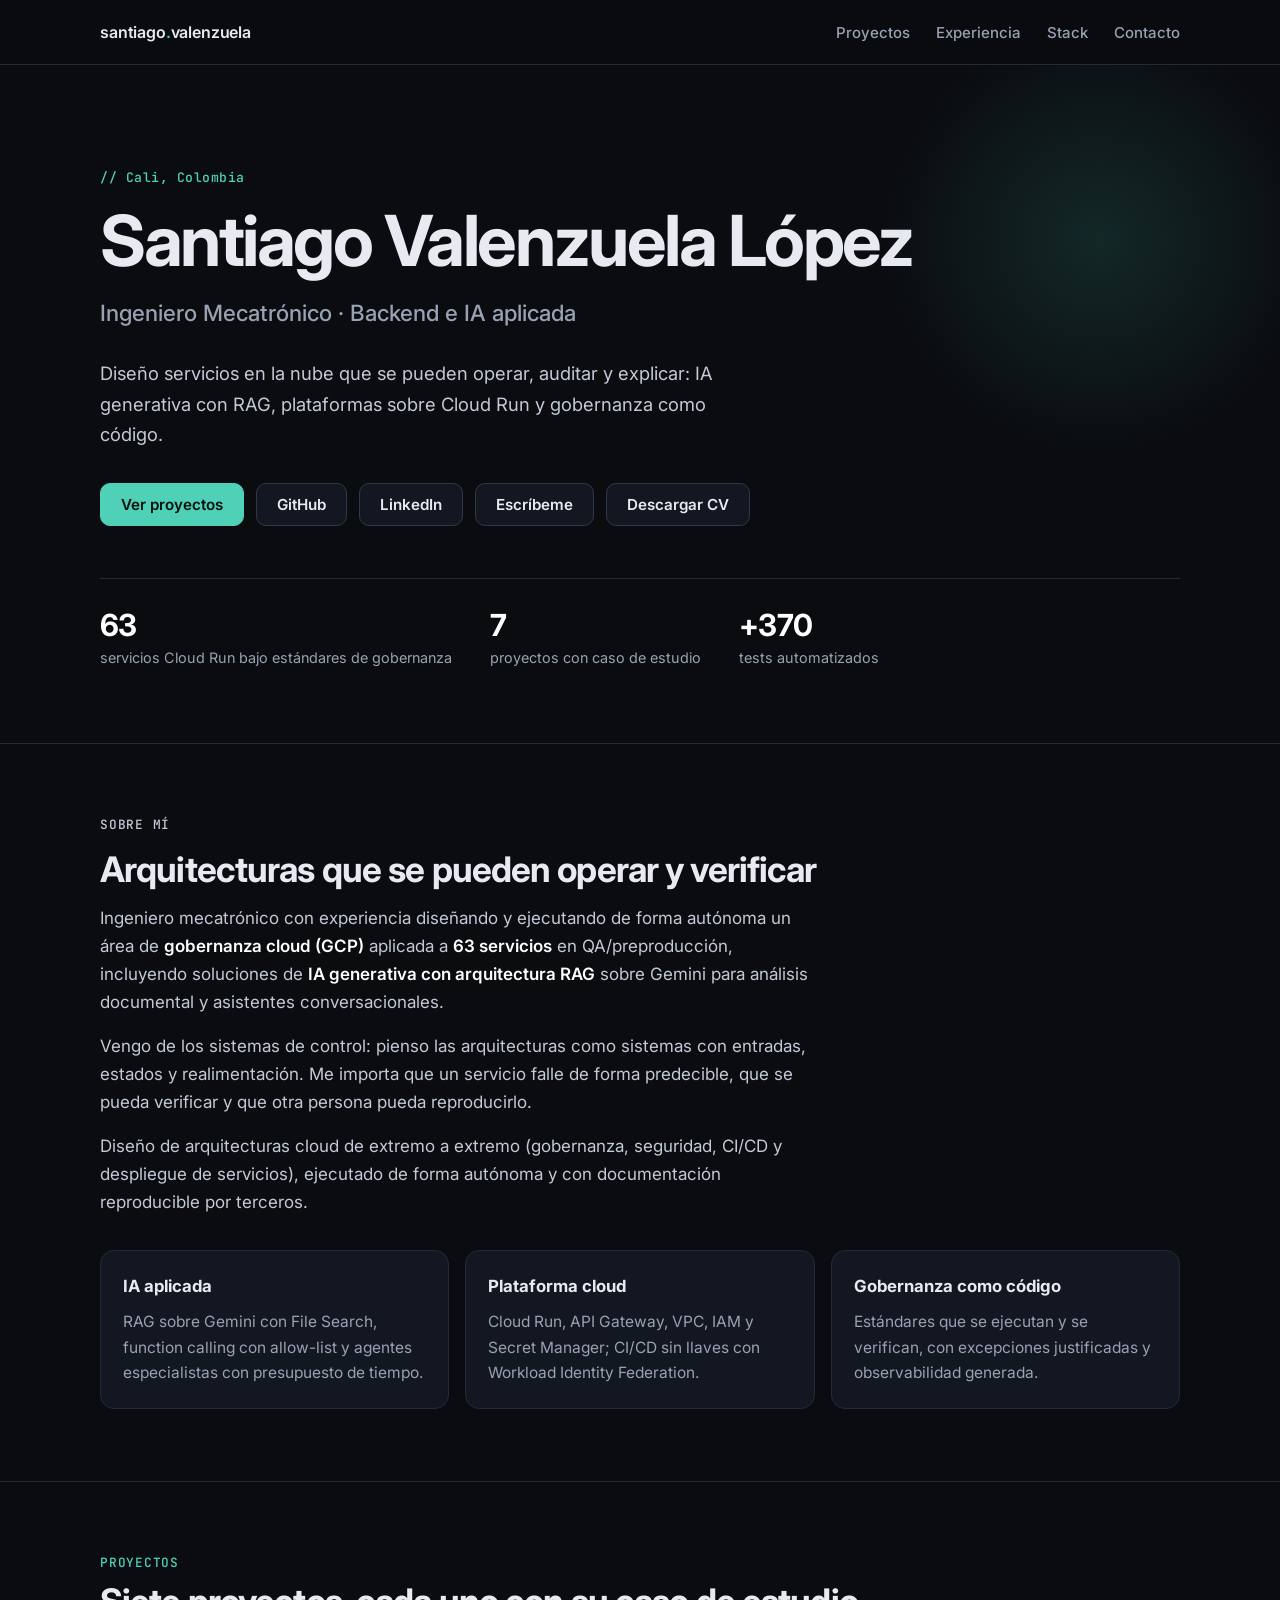
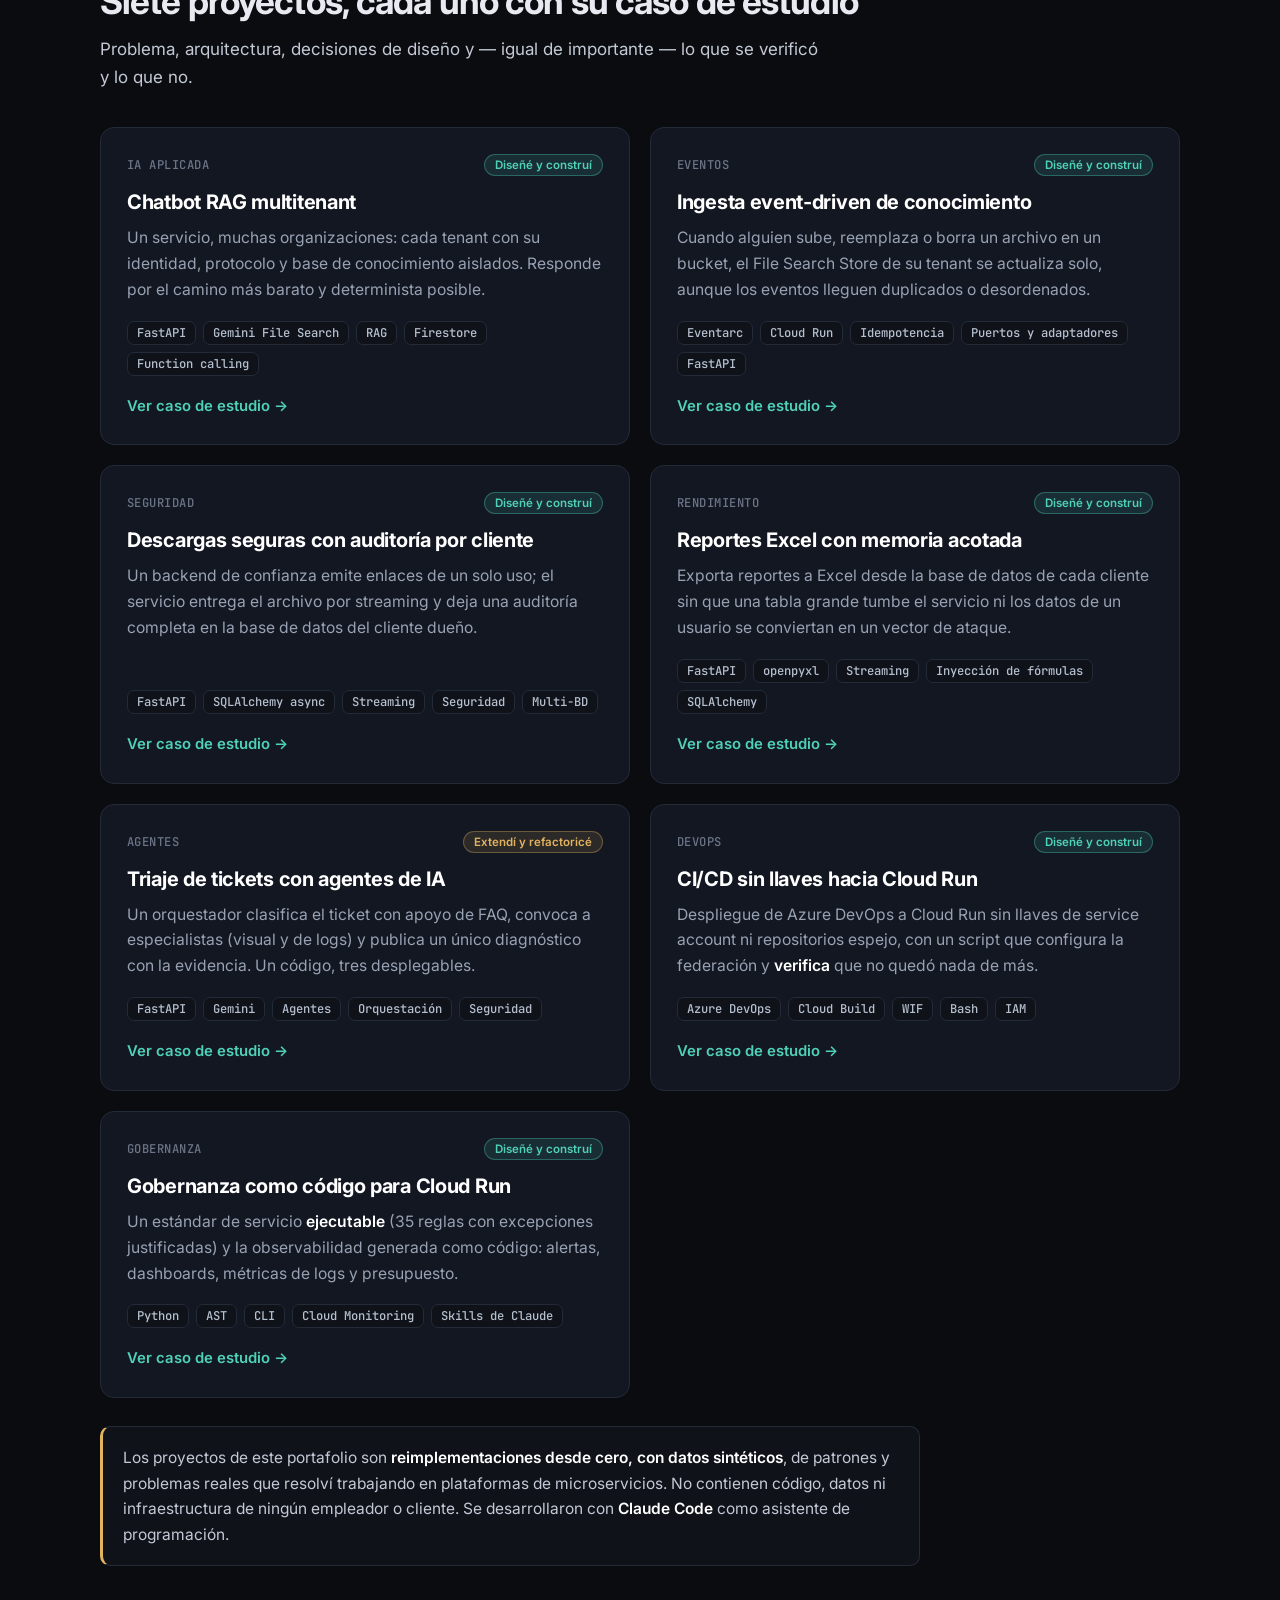
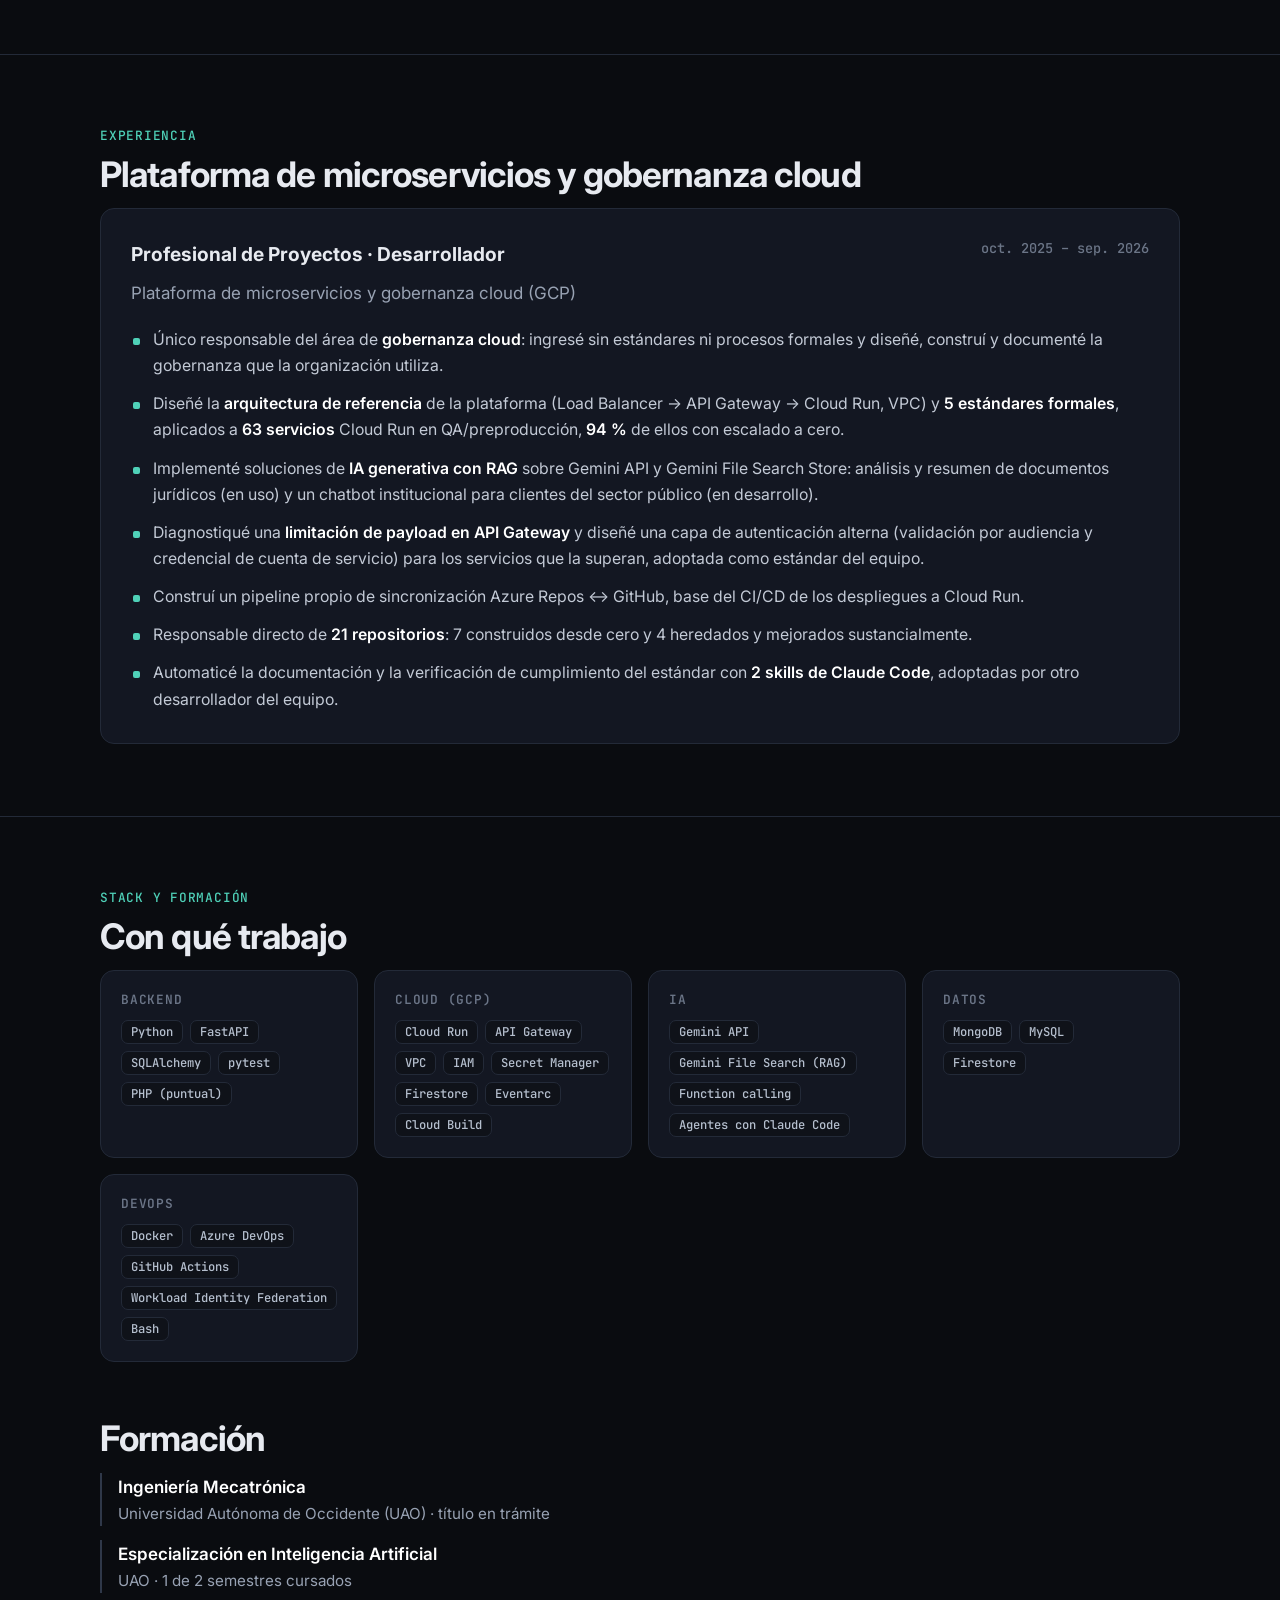
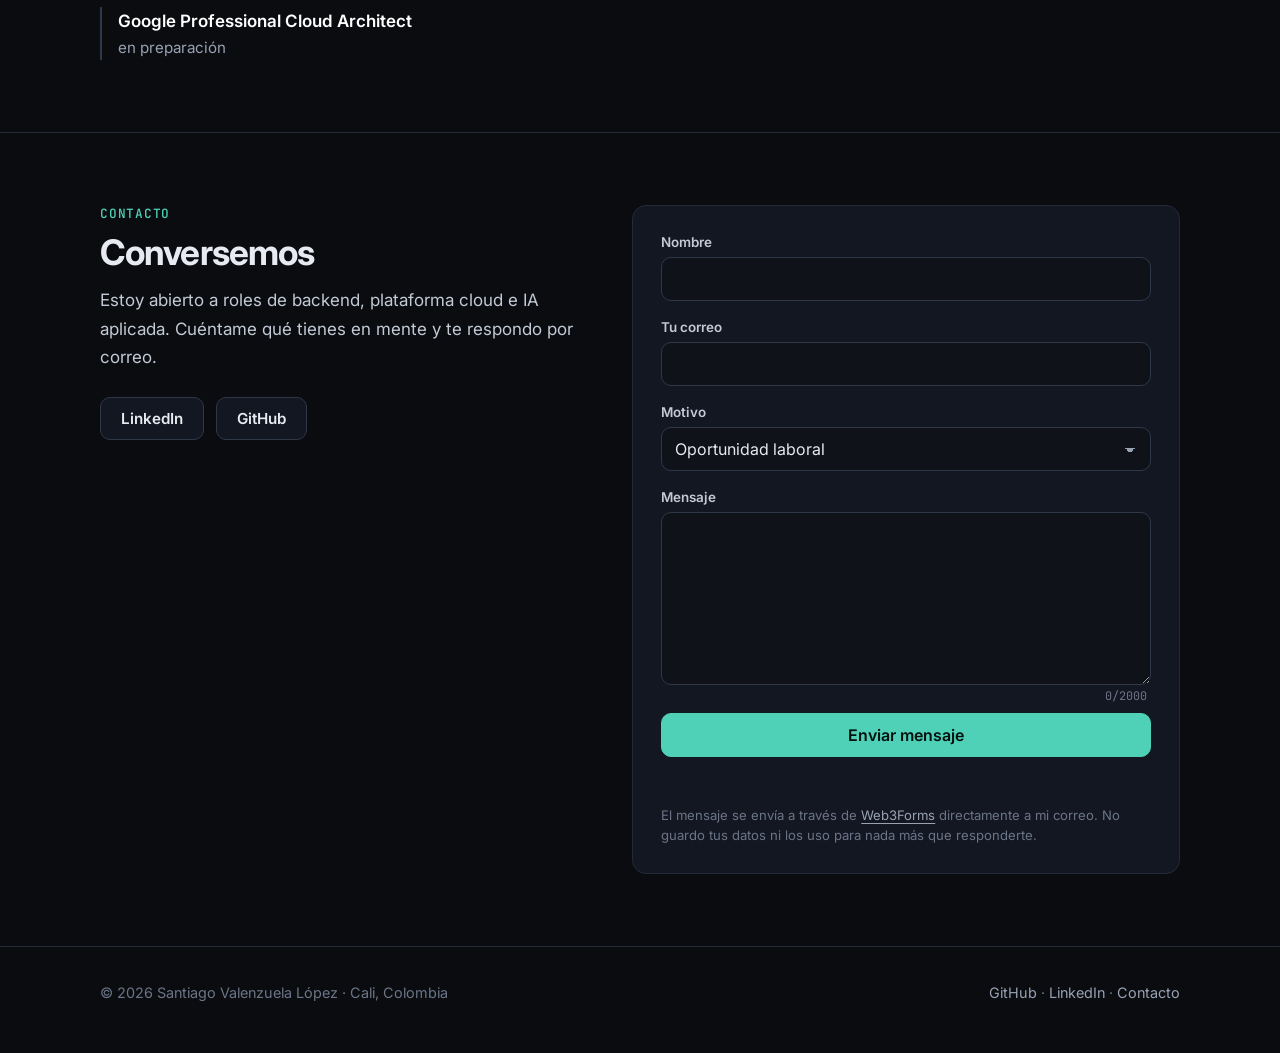
<file: index.html>
<!doctype html>
<html lang="es">
<head>
<meta charset="utf-8">
<meta name="viewport" content="width=device-width, initial-scale=1">
<title>Santiago Valenzuela López — Ingeniero Mecatrónico · Backend e IA aplicada</title>
<meta name="description" content="Diseño servicios en la nube que se pueden operar, auditar y explicar: IA generativa con RAG, plataformas sobre Cloud Run y gobernanza como código.">
<meta name="theme-color" content="#0a0c10">
<meta name="color-scheme" content="dark">
<link rel="canonical" href="https://santiagovalenzuelalopez-gif.github.io/">
<link rel="icon" type="image/svg+xml" href="assets/favicon.svg">
<meta property="og:type" content="website">
<meta property="og:locale" content="es_CO">
<meta property="og:title" content="Santiago Valenzuela López — Ingeniero Mecatrónico · Backend e IA aplicada">
<meta property="og:description" content="Diseño servicios en la nube que se pueden operar, auditar y explicar: IA generativa con RAG, plataformas sobre Cloud Run y gobernanza como código.">
<meta property="og:url" content="https://santiagovalenzuelalopez-gif.github.io/">
<meta name="twitter:card" content="summary">
<link rel="preconnect" href="https://fonts.googleapis.com"><link rel="preconnect" href="https://fonts.gstatic.com" crossorigin><link rel="stylesheet" href="https://fonts.googleapis.com/css2?family=Inter:wght@400;500;600;700&family=JetBrains+Mono:wght@400;500;600&display=swap">
<link rel="stylesheet" href="assets/style.css">
<script type="application/ld+json">{"@context": "https://schema.org", "@type": "Person", "name": "Santiago Valenzuela López", "jobTitle": "Ingeniero Mecatrónico · Backend e IA aplicada", "url": "https://santiagovalenzuelalopez-gif.github.io", "address": {"@type": "PostalAddress", "addressLocality": "Cali", "addressCountry": "CO"}, "sameAs": ["https://github.com/santiagovalenzuelalopez-gif", "https://www.linkedin.com/in/santiagovalenzuelal/"]}</script>
</head>
<body>
<a class="skip" href="#contenido">Saltar al contenido</a>
<header class="site-header">
  <div class="container nav">
    <a class="brand" href="./">santiago<span>.</span>valenzuela</a>
    <nav aria-label="Principal"><ul>
      <li><a href="#proyectos">Proyectos</a></li>
      <li><a href="#experiencia">Experiencia</a></li>
      <li><a href="#stack">Stack</a></li>
      <li><a href="#contacto">Contacto</a></li>
    </ul></nav>
  </div>
</header>
<main id="contenido">
<section class="hero"><div class="container">
  <p class="eyebrow">// Cali, Colombia</p>
  <h1>Santiago Valenzuela López</h1>
  <p class="title">Ingeniero Mecatrónico · Backend e IA aplicada</p>
  <p class="tagline">Diseño servicios en la nube que se pueden operar, auditar y explicar: IA generativa con RAG, plataformas sobre Cloud Run y gobernanza como código.</p>
  <div class="cta">
    <a class="btn primary" href="#proyectos">Ver proyectos</a>
    <a class="btn" href="https://github.com/santiagovalenzuelalopez-gif" rel="me">GitHub</a>
    <a class="btn" href="https://www.linkedin.com/in/santiagovalenzuelal/" rel="me">LinkedIn</a>
    <a class="btn" href="#contacto">Escríbeme</a>
    <a class="btn" href="assets/Santiago-Valenzuela-Lopez-CV.pdf" download>Descargar CV</a>
  </div>
  <div class="facts">
    <div class="fact"><b>63</b><span>servicios Cloud Run bajo estándares de gobernanza</span></div>
    <div class="fact"><b>7</b><span>proyectos con caso de estudio</span></div>
    <div class="fact"><b>+370</b><span>tests automatizados</span></div>
  </div>
</div></section>
<section id="sobre-mi" class="about"><div class="container">
  <p class="kicker">Sobre mí</p>
  <h2>Arquitecturas que se pueden operar y verificar</h2>
  <p>Ingeniero mecatrónico con experiencia diseñando y ejecutando de forma autónoma un área de <strong>gobernanza cloud (GCP)</strong> aplicada a <strong>63 servicios</strong> en QA/preproducción, incluyendo soluciones de <strong>IA generativa con arquitectura RAG</strong> sobre Gemini para análisis documental y asistentes conversacionales.</p><p>Vengo de los sistemas de control: pienso las arquitecturas como sistemas con entradas, estados y realimentación. Me importa que un servicio falle de forma predecible, que se pueda verificar y que otra persona pueda reproducirlo.</p>
  <p>Diseño de arquitecturas cloud de extremo a extremo (gobernanza, seguridad, CI/CD y despliegue de servicios), ejecutado de forma autónoma y con documentación reproducible por terceros.</p>
  <div class="pillars"><div class="pillar"><h3>IA aplicada</h3><p>RAG sobre Gemini con File Search, function calling con allow-list y agentes especialistas con presupuesto de tiempo.</p></div><div class="pillar"><h3>Plataforma cloud</h3><p>Cloud Run, API Gateway, VPC, IAM y Secret Manager; CI/CD sin llaves con Workload Identity Federation.</p></div><div class="pillar"><h3>Gobernanza como código</h3><p>Estándares que se ejecutan y se verifican, con excepciones justificadas y observabilidad generada.</p></div></div>
</div></section>
<section id="proyectos"><div class="container">
  <p class="kicker">Proyectos</p>
  <h2>Siete proyectos, cada uno con su caso de estudio</h2>
  <p class="lead">Problema, arquitectura, decisiones de diseño y — igual de importante — lo que se verificó y lo que no.</p>
  <div class="grid"><a class="card" href="proyectos/multitenant-rag-chatbot.html">
  <div class="meta"><span class="k">IA aplicada</span><span class="badge built">Diseñé y construí</span></div>
  <h3>Chatbot RAG multitenant</h3>
  <p>Un servicio, muchas organizaciones: cada tenant con su identidad, protocolo y base de conocimiento aislados. Responde por el camino más barato y determinista posible.</p>
  <ul class="tags"><li>FastAPI</li><li>Gemini File Search</li><li>RAG</li><li>Firestore</li><li>Function calling</li></ul>
  <span class="more">Ver caso de estudio →</span>
</a><a class="card" href="proyectos/rag-ingest-eventarc.html">
  <div class="meta"><span class="k">Eventos</span><span class="badge built">Diseñé y construí</span></div>
  <h3>Ingesta event-driven de conocimiento</h3>
  <p>Cuando alguien sube, reemplaza o borra un archivo en un bucket, el File Search Store de su tenant se actualiza solo, aunque los eventos lleguen duplicados o desordenados.</p>
  <ul class="tags"><li>Eventarc</li><li>Cloud Run</li><li>Idempotencia</li><li>Puertos y adaptadores</li><li>FastAPI</li></ul>
  <span class="more">Ver caso de estudio →</span>
</a><a class="card" href="proyectos/file-service-fastapi.html">
  <div class="meta"><span class="k">Seguridad</span><span class="badge built">Diseñé y construí</span></div>
  <h3>Descargas seguras con auditoría por cliente</h3>
  <p>Un backend de confianza emite enlaces de un solo uso; el servicio entrega el archivo por streaming y deja una auditoría completa en la base de datos del cliente dueño.</p>
  <ul class="tags"><li>FastAPI</li><li>SQLAlchemy async</li><li>Streaming</li><li>Seguridad</li><li>Multi-BD</li></ul>
  <span class="more">Ver caso de estudio →</span>
</a><a class="card" href="proyectos/excel-reports-service.html">
  <div class="meta"><span class="k">Rendimiento</span><span class="badge built">Diseñé y construí</span></div>
  <h3>Reportes Excel con memoria acotada</h3>
  <p>Exporta reportes a Excel desde la base de datos de cada cliente sin que una tabla grande tumbe el servicio ni los datos de un usuario se conviertan en un vector de ataque.</p>
  <ul class="tags"><li>FastAPI</li><li>openpyxl</li><li>Streaming</li><li>Inyección de fórmulas</li><li>SQLAlchemy</li></ul>
  <span class="more">Ver caso de estudio →</span>
</a><a class="card" href="proyectos/ai-ticket-triage-agents.html">
  <div class="meta"><span class="k">Agentes</span><span class="badge extended">Extendí y refactoricé</span></div>
  <h3>Triaje de tickets con agentes de IA</h3>
  <p>Un orquestador clasifica el ticket con apoyo de FAQ, convoca a especialistas (visual y de logs) y publica un único diagnóstico con la evidencia. Un código, tres desplegables.</p>
  <ul class="tags"><li>FastAPI</li><li>Gemini</li><li>Agentes</li><li>Orquestación</li><li>Seguridad</li></ul>
  <span class="more">Ver caso de estudio →</span>
</a><a class="card" href="proyectos/cloudrun-wif-cicd-kit.html">
  <div class="meta"><span class="k">DevOps</span><span class="badge built">Diseñé y construí</span></div>
  <h3>CI/CD sin llaves hacia Cloud Run</h3>
  <p>Despliegue de Azure DevOps a Cloud Run sin llaves de service account ni repositorios espejo, con un script que configura la federación y <strong>verifica</strong> que no quedó nada de más.</p>
  <ul class="tags"><li>Azure DevOps</li><li>Cloud Build</li><li>WIF</li><li>Bash</li><li>IAM</li></ul>
  <span class="more">Ver caso de estudio →</span>
</a><a class="card" href="proyectos/gcp-governance-toolkit.html">
  <div class="meta"><span class="k">Gobernanza</span><span class="badge built">Diseñé y construí</span></div>
  <h3>Gobernanza como código para Cloud Run</h3>
  <p>Un estándar de servicio <strong>ejecutable</strong> (35 reglas con excepciones justificadas) y la observabilidad generada como código: alertas, dashboards, métricas de logs y presupuesto.</p>
  <ul class="tags"><li>Python</li><li>AST</li><li>CLI</li><li>Cloud Monitoring</li><li>Skills de Claude</li></ul>
  <span class="more">Ver caso de estudio →</span>
</a></div>
  <p class="notice" style="margin-top:28px">Los proyectos de este portafolio son <strong>reimplementaciones desde cero, con datos sintéticos</strong>, de patrones y problemas reales que resolví trabajando en plataformas de microservicios. No contienen código, datos ni infraestructura de ningún empleador o cliente. Se desarrollaron con <strong>Claude Code</strong> como asistente de programación.</p>
</div></section>
<section id="experiencia"><div class="container">
  <p class="kicker">Experiencia</p>
  <h2>Plataforma de microservicios y gobernanza cloud</h2>
  <div class="role">
    <header><h3>Profesional de Proyectos · Desarrollador</h3><span class="period">oct. 2025 – sep. 2026</span></header>
    <p class="scope">Plataforma de microservicios y gobernanza cloud (GCP)</p>
    <ul><li>Único responsable del área de <strong>gobernanza cloud</strong>: ingresé sin estándares ni procesos formales y diseñé, construí y documenté la gobernanza que la organización utiliza.</li><li>Diseñé la <strong>arquitectura de referencia</strong> de la plataforma (Load Balancer → API Gateway → Cloud Run, VPC) y <strong>5 estándares formales</strong>, aplicados a <strong>63 servicios</strong> Cloud Run en QA/preproducción, <strong>94 %</strong> de ellos con escalado a cero.</li><li>Implementé soluciones de <strong>IA generativa con RAG</strong> sobre Gemini API y Gemini File Search Store: análisis y resumen de documentos jurídicos (en uso) y un chatbot institucional para clientes del sector público (en desarrollo).</li><li>Diagnostiqué una <strong>limitación de payload en API Gateway</strong> y diseñé una capa de autenticación alterna (validación por audiencia y credencial de cuenta de servicio) para los servicios que la superan, adoptada como estándar del equipo.</li><li>Construí un pipeline propio de sincronización Azure Repos ↔ GitHub, base del CI/CD de los despliegues a Cloud Run.</li><li>Responsable directo de <strong>21 repositorios</strong>: 7 construidos desde cero y 4 heredados y mejorados sustancialmente.</li><li>Automaticé la documentación y la verificación de cumplimiento del estándar con <strong>2 skills de Claude Code</strong>, adoptadas por otro desarrollador del equipo.</li></ul>
  </div>
</div></section>
<section id="stack"><div class="container">
  <p class="kicker">Stack y formación</p>
  <h2>Con qué trabajo</h2>
  <div class="stack"><div class="stack-group"><h3>Backend</h3><ul class="tags"><li>Python</li><li>FastAPI</li><li>SQLAlchemy</li><li>pytest</li><li>PHP (puntual)</li></ul></div><div class="stack-group"><h3>Cloud (GCP)</h3><ul class="tags"><li>Cloud Run</li><li>API Gateway</li><li>VPC</li><li>IAM</li><li>Secret Manager</li><li>Firestore</li><li>Eventarc</li><li>Cloud Build</li></ul></div><div class="stack-group"><h3>IA</h3><ul class="tags"><li>Gemini API</li><li>Gemini File Search (RAG)</li><li>Function calling</li><li>Agentes con Claude Code</li></ul></div><div class="stack-group"><h3>Datos</h3><ul class="tags"><li>MongoDB</li><li>MySQL</li><li>Firestore</li></ul></div><div class="stack-group"><h3>DevOps</h3><ul class="tags"><li>Docker</li><li>Azure DevOps</li><li>GitHub Actions</li><li>Workload Identity Federation</li><li>Bash</li></ul></div></div>
  <h2 style="margin-top:56px">Formación</h2>
  <div class="edu"><div><b>Ingeniería Mecatrónica</b><span>Universidad Autónoma de Occidente (UAO) · título en trámite</span></div><div><b>Especialización en Inteligencia Artificial</b><span>UAO · 1 de 2 semestres cursados</span></div><div><b>Google Professional Cloud Architect</b><span>en preparación</span></div></div>
</div></section>
<section id="contacto" class="contact"><div class="container contact-grid">
  <div>
    <p class="kicker">Contacto</p>
    <h2>Conversemos</h2>
    <p class="lead">Estoy abierto a roles de backend, plataforma cloud e IA aplicada. Cuéntame qué tienes en mente y te respondo por correo.</p>
    <div class="cta">
      <a class="btn" href="https://www.linkedin.com/in/santiagovalenzuelal/" rel="me">LinkedIn</a>
      <a class="btn" href="https://github.com/santiagovalenzuelalopez-gif" rel="me">GitHub</a>
    </div>
  </div>
  <div class="form-card">
    <form id="contact-form" novalidate>
      <div class="field"><label for="cf-name">Nombre</label>
        <input id="cf-name" name="name" required maxlength="80" autocomplete="name"></div>
      <div class="field"><label for="cf-email">Tu correo</label>
        <input id="cf-email" name="email" type="email" required maxlength="120" autocomplete="email" inputmode="email"></div>
      <div class="field"><label for="cf-topic">Motivo</label>
        <select id="cf-topic" name="topic"><option>Oportunidad laboral</option><option>Proyecto o colaboración</option><option>Una pregunta sobre un proyecto</option><option>Otro</option></select></div>
      <div class="field"><label for="cf-message">Mensaje</label>
        <textarea id="cf-message" name="message" required minlength="20" maxlength="2000" rows="6"></textarea>
        <span class="hint"><span id="cf-count">0</span>/2000</span></div>
      <input type="checkbox" name="botcheck" class="hp" tabindex="-1" autocomplete="off" aria-hidden="true">
      <button class="btn primary" type="submit">Enviar mensaje</button>
      <p id="cf-status" role="status" aria-live="polite"></p>
      <p class="form-note">El mensaje se envía a través de <a href="https://web3forms.com" rel="noopener">Web3Forms</a> directamente a mi correo. No guardo tus datos ni los uso para nada más que responderte.</p>
    </form>
    <script type="application/json" id="contact-config">{"endpoint": "https://api.web3forms.com/submit", "key": "d99a68cd-89f9-48df-b751-98b9baff06af"}</script>
  </div>
</div></section>
</main>
<script>
(() => {
  const form = document.getElementById("contact-form");
  if (!form) return;
  const cfg = JSON.parse(document.getElementById("contact-config").textContent);
  const status = document.getElementById("cf-status");
  const button = form.querySelector("button[type=submit]");
  const message = document.getElementById("cf-message");
  const counter = document.getElementById("cf-count");
  const COOLDOWN_MS = 30000;
  const say = (text, kind) => { status.textContent = text; status.dataset.kind = kind || ""; };
  const recent = () => { try { return Date.now() - Number(sessionStorage.getItem("cf-last") || 0) < COOLDOWN_MS; } catch (e) { return false; } };
  const mark = () => { try { sessionStorage.setItem("cf-last", String(Date.now())); } catch (e) { /* sin almacenamiento: no pasa nada */ } };

  message.addEventListener("input", () => { counter.textContent = message.value.length; });
  // Cualquier reset (éxito, trampa de bots...) deja el formulario limpio: sin bordes de error ni contador viejo
  form.addEventListener("reset", () => { form.classList.remove("touched"); counter.textContent = "0"; });

  form.addEventListener("submit", async (event) => {
    event.preventDefault();
    form.classList.add("touched");
    if (form.elements.botcheck.checked) { say("¡Gracias! Recibí tu mensaje.", "ok"); form.reset(); return; }  // trampa para bots
    if (!form.checkValidity()) {
      say("Revisa los campos marcados: nombre, un correo válido y un mensaje de al menos 20 caracteres.", "error");
      const first = form.querySelector(":invalid"); if (first) first.focus();
      return;
    }
    if (recent()) { say("Acabas de enviar un mensaje. Espera unos segundos antes de enviar otro.", "error"); return; }

    button.disabled = true; button.textContent = "Enviando…"; say("", "");
    try {
      const data = Object.fromEntries(new FormData(form));
      const response = await fetch(cfg.endpoint, {
        method: "POST",
        headers: { "Content-Type": "application/json", "Accept": "application/json" },
        body: JSON.stringify({
          access_key: cfg.key, from_name: "Portafolio", subject: "[Portafolio] " + data.topic + " — " + data.name,
          name: data.name, email: data.email, topic: data.topic, message: data.message,
        }),
      });
      const result = await response.json().catch(() => ({}));
      if (!response.ok || !result.success) throw new Error(result.message || ("HTTP " + response.status));
      mark(); form.reset(); form.classList.remove("touched"); counter.textContent = "0";
      say("¡Gracias! Recibí tu mensaje y te responderé pronto.", "ok");
    } catch (error) {
      say("No pude enviar el mensaje. Inténtalo de nuevo en un momento o escríbeme por LinkedIn.", "error");
    } finally {
      button.disabled = false; button.textContent = "Enviar mensaje";
    }
  });
})();
</script>
<footer class="site-footer">
  <div class="container row">
    <span>© 2026 Santiago Valenzuela López · Cali, Colombia</span>
    <span><a href="https://github.com/santiagovalenzuelalopez-gif" rel="me">GitHub</a> · <a href="https://www.linkedin.com/in/santiagovalenzuelal/" rel="me">LinkedIn</a> · <a href="#contacto">Contacto</a></span>
  </div>
</footer>
</body>
</html>
</file>
<file: assets/style.css>
/* Portafolio — tema oscuro sobrio. Un solo acento (teal) y uno cálido para distinguir la autoría. */
:root {
  --bg: #0a0c10;
  --bg-elev: #0f1219;
  --surface: #131722;
  --surface-2: #181d2a;
  --border: #232a38;
  --border-strong: #2f3849;
  --text: #e7eaf0;
  --muted: #98a2b3;
  --faint: #6b7587;
  --accent: #4fd1b8;
  --accent-soft: rgba(79, 209, 184, 0.12);
  --warm: #e2b25f;
  --warm-soft: rgba(226, 178, 95, 0.12);
  --danger: #f08a7e;
  --radius: 14px;
  --maxw: 1080px;
  --font: "Inter", system-ui, -apple-system, "Segoe UI", Roboto, sans-serif;
  --mono: "JetBrains Mono", ui-monospace, "SFMono-Regular", Menlo, Consolas, monospace;
  color-scheme: dark;
}

*, *::before, *::after { box-sizing: border-box; }
html { scroll-behavior: smooth; scroll-padding-top: 84px; }
body {
  margin: 0; background: var(--bg); color: var(--text); font: 400 1.0625rem/1.65 var(--font);
  -webkit-font-smoothing: antialiased; text-rendering: optimizeLegibility;
}
img, svg { max-width: 100%; }
a { color: var(--accent); text-decoration: none; }
a:hover { text-decoration: underline; text-underline-offset: 3px; }
:focus-visible { outline: 2px solid var(--accent); outline-offset: 3px; border-radius: 6px; }
::selection { background: var(--accent-soft); color: #fff; }
.skip { position: absolute; left: -999px; top: 8px; background: var(--accent); color: #04110e; padding: 8px 14px; border-radius: 8px; z-index: 100; }
.skip:focus { left: 12px; }
.container { width: min(var(--maxw), 100% - 40px); margin-inline: auto; }
code { font: 0.86em var(--mono); background: var(--surface-2); border: 1px solid var(--border); padding: 0.1em 0.4em; border-radius: 6px; color: #cfe8e2; }
strong { color: #fff; font-weight: 600; }

/* ---------- Cabecera ---------- */
.site-header { position: sticky; top: 0; z-index: 50; background: rgba(10, 12, 16, 0.78); backdrop-filter: blur(12px); border-bottom: 1px solid var(--border); }
.nav { display: flex; align-items: center; justify-content: space-between; height: 64px; }
.brand { font: 600 1rem var(--font); color: var(--text); letter-spacing: -0.01em; }
.brand:hover { text-decoration: none; color: #fff; }
.brand span { color: var(--accent); }
.nav ul { display: flex; gap: 26px; list-style: none; margin: 0; padding: 0; }
.nav ul a { color: var(--muted); font-size: 0.94rem; font-weight: 500; }
.nav ul a:hover { color: var(--text); text-decoration: none; }

/* ---------- Hero ---------- */
.hero { position: relative; padding: 104px 0 72px; overflow: hidden; }
.hero::before {
  content: ""; position: absolute; inset: -20% -10% auto auto; width: 620px; height: 620px; pointer-events: none;
  background: radial-gradient(closest-side, rgba(79, 209, 184, 0.14), transparent 70%);
}
.eyebrow { font: 500 0.82rem var(--mono); color: var(--accent); letter-spacing: 0.04em; margin: 0 0 18px; }
.hero h1 { font-size: clamp(2.5rem, 6.2vw, 4.4rem); line-height: 1.04; letter-spacing: -0.035em; margin: 0 0 18px; font-weight: 700; }
.hero .title { font-size: clamp(1.1rem, 2.2vw, 1.4rem); color: var(--muted); margin: 0 0 26px; font-weight: 500; }
.hero .tagline { max-width: 640px; font-size: 1.15rem; color: #c3cad6; margin: 0 0 34px; }
.cta { display: flex; flex-wrap: wrap; gap: 12px; }
.btn { display: inline-flex; align-items: center; gap: 8px; padding: 11px 20px; border-radius: 10px; font: 600 0.95rem var(--font); border: 1px solid var(--border-strong); color: var(--text); background: var(--surface); transition: border-color .15s, transform .15s, background .15s; }
.btn:hover { text-decoration: none; border-color: var(--accent); transform: translateY(-1px); }
.btn.primary { background: var(--accent); border-color: var(--accent); color: #04110e; }
.btn.primary:hover { background: #6fe0c9; }
.facts { display: flex; flex-wrap: wrap; gap: 38px; margin-top: 52px; padding-top: 28px; border-top: 1px solid var(--border); }
.fact b { display: block; font: 700 1.9rem var(--font); letter-spacing: -0.02em; color: #fff; }
.fact span { color: var(--muted); font-size: 0.9rem; }

/* ---------- Secciones ---------- */
section { padding: 72px 0; }
section + section { border-top: 1px solid var(--border); }
.kicker { font: 500 0.8rem var(--mono); color: var(--accent); letter-spacing: 0.06em; text-transform: uppercase; margin: 0 0 10px; }
h2 { font-size: clamp(1.7rem, 3.4vw, 2.2rem); letter-spacing: -0.025em; line-height: 1.15; margin: 0 0 14px; font-weight: 700; }
.lead { color: #c3cad6; max-width: 720px; margin: 0 0 36px; }
.about p { max-width: 720px; color: #c3cad6; margin: 0 0 16px; }
.pillars { display: grid; grid-template-columns: repeat(3, 1fr); gap: 16px; margin-top: 34px; }
.pillar { background: var(--surface); border: 1px solid var(--border); border-radius: var(--radius); padding: 22px; }
.pillar h3 { margin: 0 0 8px; font-size: 1.05rem; }
.pillar p { margin: 0; color: var(--muted); font-size: 0.97rem; }

/* ---------- Proyectos ---------- */
.grid { display: grid; grid-template-columns: repeat(2, 1fr); gap: 20px; }
.card { display: flex; flex-direction: column; background: var(--surface); border: 1px solid var(--border); border-radius: var(--radius); padding: 26px; transition: border-color .18s, transform .18s, background .18s; color: inherit; }
.card:hover { text-decoration: none; border-color: var(--accent); transform: translateY(-3px); background: var(--surface-2); }
.card .meta { display: flex; justify-content: space-between; align-items: center; gap: 12px; margin-bottom: 14px; }
.card .k { font: 500 0.76rem var(--mono); color: var(--faint); letter-spacing: 0.04em; text-transform: uppercase; }
.card h3 { margin: 0 0 10px; font-size: 1.25rem; letter-spacing: -0.015em; line-height: 1.25; color: #fff; }
.card p { margin: 0 0 18px; color: var(--muted); font-size: 0.98rem; flex: 1; }
.badge { display: inline-block; font: 600 0.72rem var(--font); padding: 3px 10px; border-radius: 999px; border: 1px solid; white-space: nowrap; }
.badge.built { color: var(--accent); background: var(--accent-soft); border-color: rgba(79, 209, 184, 0.35); }
.badge.extended { color: var(--warm); background: var(--warm-soft); border-color: rgba(226, 178, 95, 0.35); }
.tags { display: flex; flex-wrap: wrap; gap: 7px; padding: 0; margin: 0; list-style: none; }
.tags li { font: 500 0.76rem var(--mono); color: #b5bfce; background: var(--bg-elev); border: 1px solid var(--border); padding: 3px 9px; border-radius: 7px; }
.card .more { margin-top: 18px; font-weight: 600; font-size: 0.93rem; color: var(--accent); }

/* ---------- Experiencia, stack, formación ---------- */
.role { background: var(--surface); border: 1px solid var(--border); border-radius: var(--radius); padding: 30px; }
.role header { display: flex; flex-wrap: wrap; justify-content: space-between; gap: 6px 20px; margin-bottom: 8px; }
.role h3 { margin: 0; font-size: 1.2rem; }
.role .period { font: 500 0.85rem var(--mono); color: var(--faint); }
.role .scope { color: var(--muted); margin: 0 0 20px; }
.role ul { margin: 0; padding-left: 0; list-style: none; display: grid; gap: 12px; }
.role li { position: relative; padding-left: 22px; color: #c3cad6; font-size: 0.99rem; }
.role li::before { content: ""; position: absolute; left: 2px; top: 0.7em; width: 7px; height: 7px; border-radius: 2px; background: var(--accent); }
.stack { display: grid; grid-template-columns: repeat(auto-fit, minmax(210px, 1fr)); gap: 16px; }
.stack-group { background: var(--surface); border: 1px solid var(--border); border-radius: var(--radius); padding: 20px; }
.stack-group h3 { margin: 0 0 12px; font: 600 0.8rem var(--mono); color: var(--faint); letter-spacing: 0.06em; text-transform: uppercase; }
.edu { display: grid; gap: 14px; }
.edu div { display: flex; flex-direction: column; border-left: 2px solid var(--border-strong); padding-left: 16px; }
.edu b { color: #fff; font-weight: 600; }
.edu span { color: var(--muted); font-size: 0.95rem; }
.notice { background: var(--bg-elev); border: 1px solid var(--border); border-left: 3px solid var(--warm); border-radius: 10px; padding: 18px 20px; color: #c3cad6; font-size: 0.97rem; max-width: 820px; }
.contact { text-align: left; }
.contact .cta { margin-top: 8px; }

/* ---------- Caso de estudio ---------- */
.case { padding: 64px 0 40px; }
.case .back { font: 500 0.88rem var(--mono); color: var(--muted); display: inline-block; margin-bottom: 28px; }
.case h1 { font-size: clamp(2rem, 4.8vw, 3rem); letter-spacing: -0.03em; line-height: 1.1; margin: 8px 0 16px; }
.case .summary { font-size: 1.18rem; color: #c3cad6; max-width: 760px; margin: 0 0 24px; }
.case .head-row { display: flex; flex-wrap: wrap; gap: 12px; align-items: center; margin-bottom: 8px; }
.metrics { display: grid; grid-template-columns: repeat(3, 1fr); gap: 14px; margin: 32px 0 8px; }
.metric { background: var(--surface); border: 1px solid var(--border); border-radius: 12px; padding: 18px 20px; }
.metric b { display: block; font: 700 1.7rem var(--font); letter-spacing: -0.02em; color: #fff; }
.metric span { color: var(--muted); font-size: 0.88rem; }
.prose { max-width: 780px; }
.case section { padding: 40px 0 8px; border: 0; }
.case h2 { font-size: 1.55rem; margin-bottom: 16px; }
.diagram { background: var(--bg-elev); border: 1px solid var(--border); border-radius: var(--radius); padding: 22px; overflow-x: auto; margin: 6px 0 0; text-align: center; }
.diagram pre.mermaid { margin: 0; background: transparent; color: var(--muted); font: 0.85rem var(--mono); text-align: left; display: inline-block; min-width: 100%; white-space: pre; }
.diagram pre.mermaid[data-processed] { text-align: center; }
.decision { background: var(--surface); border: 1px solid var(--border); border-radius: var(--radius); padding: 24px 26px; margin-bottom: 16px; }
.decision h3 { margin: 0 0 16px; font-size: 1.12rem; letter-spacing: -0.01em; display: flex; gap: 12px; align-items: baseline; }
.decision h3 i { font: 500 0.8rem var(--mono); color: var(--accent); font-style: normal; }
.decision dl { margin: 0; display: grid; grid-template-columns: 112px 1fr; gap: 10px 18px; }
.decision dt { font: 600 0.74rem var(--mono); color: var(--faint); text-transform: uppercase; letter-spacing: 0.06em; padding-top: 4px; }
.decision dd { margin: 0; color: #c3cad6; font-size: 0.99rem; }
.decision dd.main { color: #fff; }
.checks { list-style: none; padding: 0; margin: 0; display: grid; gap: 12px; max-width: 780px; }
.checks li { position: relative; padding-left: 30px; color: #c3cad6; font-size: 0.99rem; }
.checks li::before { content: "✓"; position: absolute; left: 0; top: 0; color: var(--accent); font-weight: 700; }
.checks.limits li::before { content: "!"; color: var(--warm); font-family: var(--mono); }
.repo-cta { display: flex; flex-wrap: wrap; gap: 12px; margin-top: 26px; }
.pager { display: flex; justify-content: space-between; gap: 16px; margin-top: 56px; padding-top: 28px; border-top: 1px solid var(--border); }
.pager a { display: block; max-width: 48%; color: var(--muted); font-size: 0.92rem; }
.pager a b { display: block; color: var(--text); font-weight: 600; margin-top: 2px; }
.pager a:last-child { text-align: right; margin-left: auto; }

/* ---------- Pie ---------- */
.site-footer { border-top: 1px solid var(--border); padding: 34px 0 48px; color: var(--faint); font-size: 0.9rem; }
.site-footer .row { display: flex; flex-wrap: wrap; justify-content: space-between; gap: 12px; }
.site-footer a { color: var(--muted); }

/* ---------- Responsive ---------- */
@media (max-width: 860px) {
  .grid { grid-template-columns: 1fr; }
  .pillars { grid-template-columns: 1fr; }
  .metrics { grid-template-columns: 1fr; }
  .decision dl { grid-template-columns: 1fr; gap: 2px 0; }
  .decision dt { margin-top: 10px; }
}
@media (max-width: 640px) {
  body { font-size: 1rem; }
  .brand { font-size: 0.92rem; }
  .nav ul { gap: 18px; }
  .nav ul a { font-size: 0.9rem; }
  .nav ul li:nth-child(2), .nav ul li:nth-child(3) { display: none; }  /* en móvil: Proyectos y Contacto */
  .hero { padding: 64px 0 48px; }
  section { padding: 52px 0; }
  .facts { gap: 24px; }
  .pager { flex-direction: column; }
  .pager a { max-width: 100%; }
  .pager a:last-child { text-align: left; margin-left: 0; }
}
@media (prefers-reduced-motion: reduce) {
  html { scroll-behavior: auto; }
  * { transition: none !important; }
}
@media print {
  body { background: #fff; color: #000; }
  .site-header, .cta, .repo-cta, .pager { display: none; }
}

/* ---------- Formulario de contacto ---------- */
.contact-grid { display: grid; grid-template-columns: 1fr 1.15fr; gap: 56px; align-items: start; }
.contact-grid .lead { margin-bottom: 26px; }
.form-card { background: var(--surface); border: 1px solid var(--border); border-radius: var(--radius); padding: 28px; }
.field { display: flex; flex-direction: column; gap: 7px; margin-bottom: 18px; position: relative; }
.field label { font: 600 0.84rem var(--font); color: #c3cad6; }
.field input, .field select, .field textarea {
  width: 100%; font: 400 1rem var(--font); color: var(--text); background: var(--bg-elev);
  border: 1px solid var(--border-strong); border-radius: 10px; padding: 11px 13px; transition: border-color .15s, box-shadow .15s;
}
.field textarea { resize: vertical; min-height: 130px; line-height: 1.55; }
.field select { appearance: none; background-image: linear-gradient(45deg, transparent 50%, var(--muted) 50%), linear-gradient(135deg, var(--muted) 50%, transparent 50%);
  background-position: calc(100% - 20px) 55%, calc(100% - 15px) 55%; background-size: 5px 5px; background-repeat: no-repeat; padding-right: 38px; }
.field input:focus, .field select:focus, .field textarea:focus { outline: none; border-color: var(--accent); box-shadow: 0 0 0 3px var(--accent-soft); }
.touched .field input:invalid, .touched .field textarea:invalid { border-color: var(--danger); }
.field .hint { position: absolute; right: 4px; bottom: -19px; font: 400 0.74rem var(--mono); color: var(--faint); }
.hp { position: absolute; left: -9999px; width: 1px; height: 1px; opacity: 0; }
#contact-form button[type=submit] { width: 100%; justify-content: center; margin-top: 10px; cursor: pointer; font-size: 1rem; }
#contact-form button[disabled] { opacity: .6; cursor: progress; transform: none; }
#cf-status { margin: 14px 0 0; min-height: 1.4em; font-size: 0.95rem; }
#cf-status[data-kind="ok"] { color: var(--accent); }
#cf-status[data-kind="error"] { color: var(--danger); }
.form-note { margin: 14px 0 0; color: var(--faint); font-size: 0.82rem; line-height: 1.5; }
.form-note a { color: var(--muted); text-decoration: underline; text-underline-offset: 3px; }
@media (max-width: 860px) { .contact-grid { grid-template-columns: 1fr; gap: 28px; } .form-card { padding: 22px; } }
</file>
